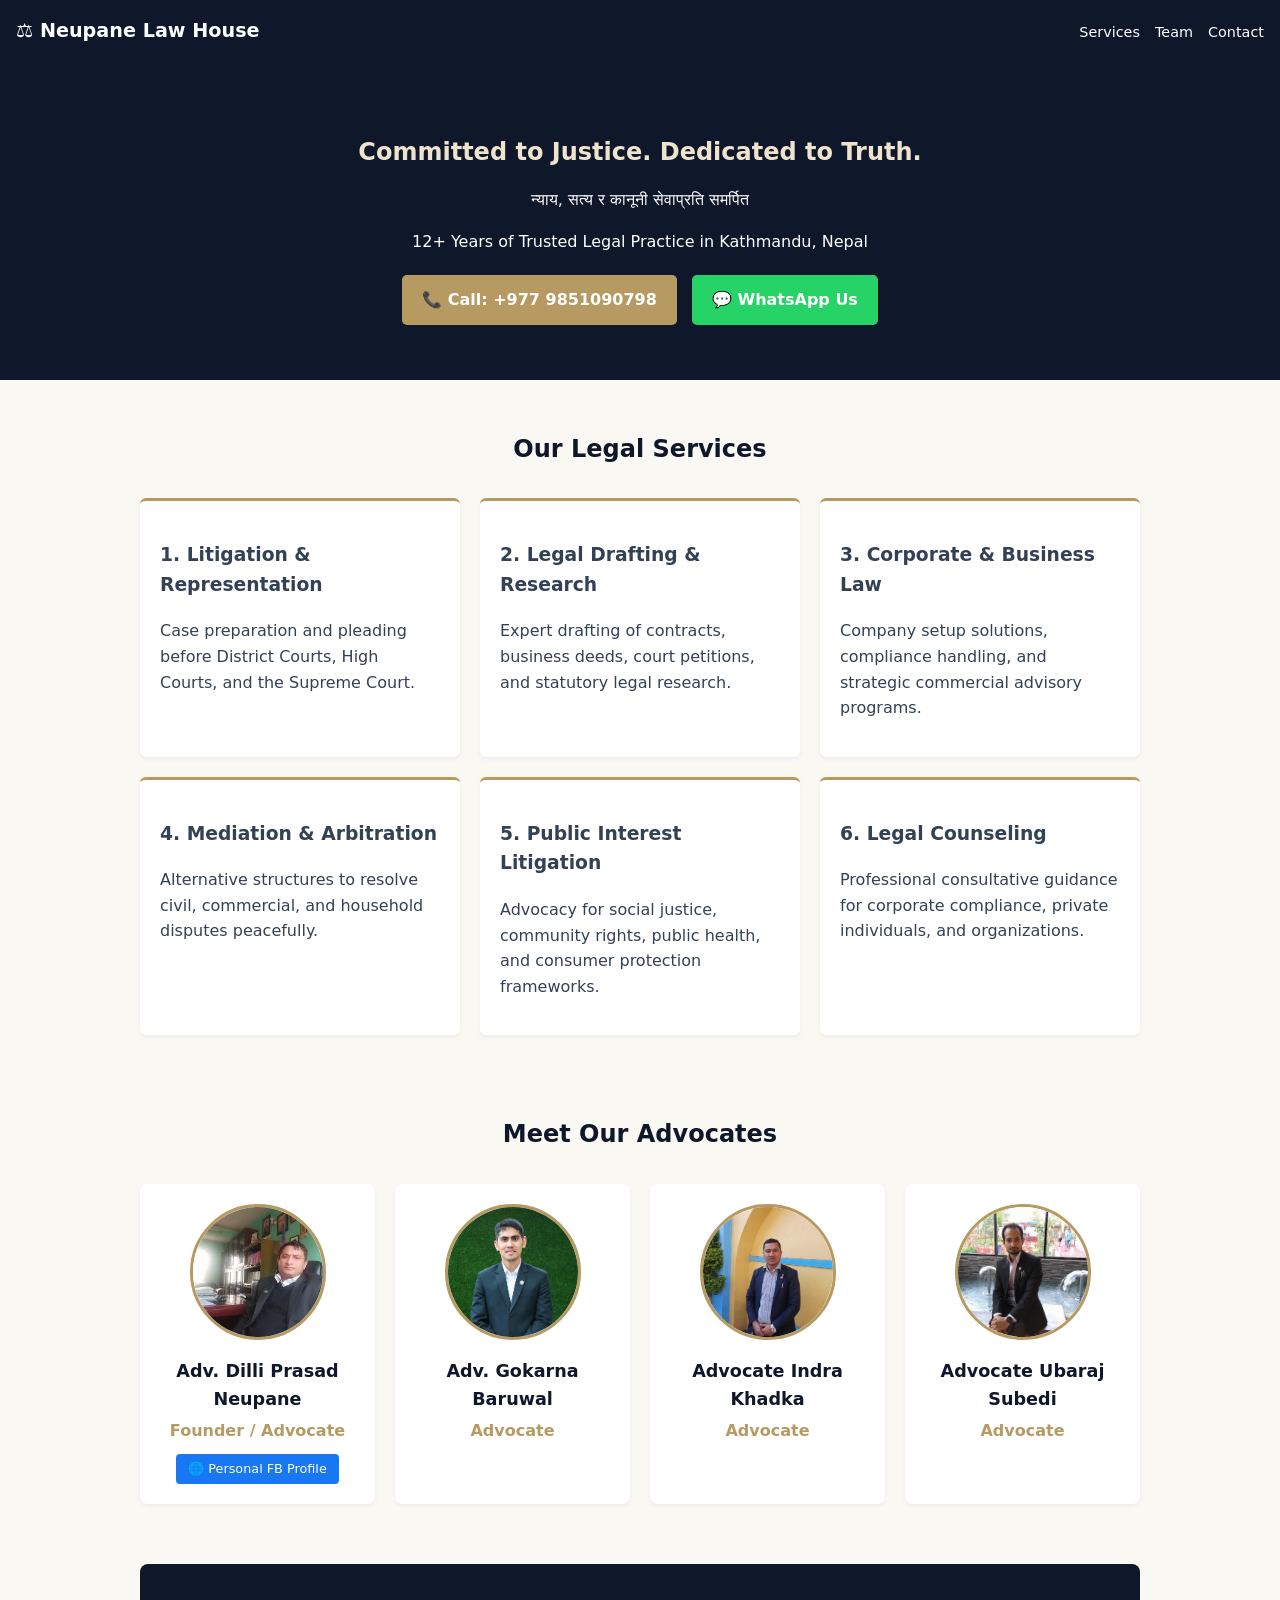
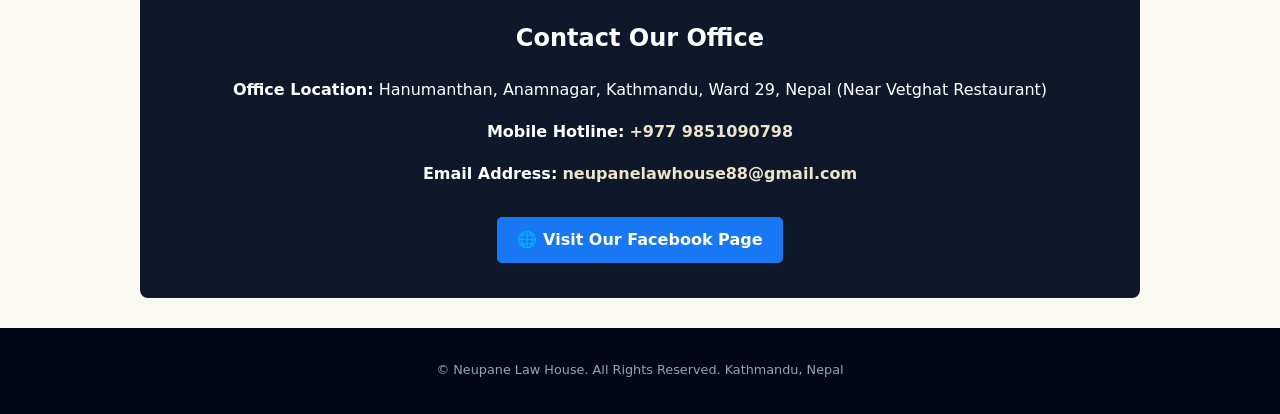
<file: index.html>
<!DOCTYPE html>
<html lang="en">
<head>
    <meta charset="UTF-8">
    <meta name="viewport" content="width=device-width, initial-scale=1.0">
    <title>Neupane Law House | Kathmandu, Nepal</title>
    <style>
        :root {
            --navy: #0f172a;
            --gold: #b69a62;
            --cream: #faf8f3;
            --white: #ffffff;
            --text: #334155;
        }
        body { 
            font-family: system-ui, -apple-system, sans-serif; 
            line-height: 1.6; 
            color: var(--text); 
            margin: 0; 
            background-color: var(--cream); 
        }
        header { 
            background: var(--navy); 
            color: var(--white); 
            padding: 1rem; 
            display: flex; 
            justify-content: space-between; 
            align-items: center; 
        }
        .logo-box {
            font-weight: bold; 
            font-size: 1.2rem;
            white-space: nowrap;
        }
        nav ul { 
            list-style: none; 
            display: flex; 
            gap: 15px; 
            margin: 0; 
            padding: 0; 
        }
        nav a { 
            color: var(--white); 
            text-decoration: none; 
            font-size: 0.9rem;
        }
        .hero { 
            text-align: center; 
            padding: 50px 20px; 
            background: var(--navy); 
            color: var(--white); 
        }
        .hero h1 { color: #eee3cb; margin-bottom: 10px; }
        .cta-btn { 
            display: inline-block; 
            background: var(--gold); 
            color: white; 
            padding: 12px 20px; 
            text-decoration: none; 
            border-radius: 5px; 
            font-weight: bold; 
            margin: 5px; 
        }
        .whatsapp-btn { 
            display: inline-block; 
            background: #25D366; 
            color: white; 
            padding: 12px 20px; 
            text-decoration: none; 
            border-radius: 5px; 
            font-weight: bold; 
            margin: 5px; 
        }
        .container { 
            padding: 30px 20px; 
            max-width: 1000px; 
            margin: 0 auto; 
        }
        .grid { 
            display: grid; 
            grid-template-columns: repeat(auto-fit, minmax(260px, 1fr)); 
            gap: 20px; 
        }
        .card { 
            background: var(--white); 
            padding: 20px; 
            border-radius: 6px; 
            border-top: 3px solid var(--gold); 
            box-shadow: 0 2px 4px rgba(0,0,0,0.05); 
        }
        .team-grid { 
            display: grid; 
            grid-template-columns: repeat(auto-fit, minmax(200px, 1fr)); 
            gap: 20px; 
            margin-top: 20px; 
        }
        .team-card { 
            background: var(--white); 
            padding: 20px; 
            border-radius: 8px; 
            text-align: center; 
            box-shadow: 0 2px 4px rgba(0,0,0,0.05); 
            display: flex; 
            flex-direction: column; 
            align-items: center; 
        }
        .team-card img { 
            width: 130px; 
            height: 130px; 
            border-radius: 50%; 
            object-fit: cover; 
            border: 3px solid var(--gold); 
            margin-bottom: 12px; 
            display: block; 
        }
        .team-card h3 { 
            margin: 5px 0; 
            color: var(--navy); 
            font-size: 1.1rem;
        }
        .team-card p { 
            margin: 0 0 10px 0; 
            color: var(--gold); 
            font-weight: bold; 
        }
        .fb-link {
            display: inline-block;
            background: #1877F2;
            color: white;
            text-decoration: none;
            padding: 5px 12px;
            border-radius: 4px;
            font-size: 0.8rem;
            font-weight: 500;
        }
        .contact-info { 
            background: var(--navy); 
            color: var(--white); 
            padding: 35px 20px; 
            border-radius: 8px; 
            text-align: center; 
        }
        .contact-info a { 
            color: #eee3cb; 
            text-decoration: none; 
            font-weight: bold; 
        }
        .contact-fb-btn {
            display: inline-block;
            background: #1877F2;
            color: white !important;
            text-decoration: none;
            padding: 10px 20px;
            border-radius: 5px;
            font-weight: bold;
            margin-top: 15px;
        }
        footer { 
            text-align: center; 
            padding: 20px; 
            background: #020617; 
            color: #94a3b8; 
            font-size: 0.8rem; 
        }
    </style>
</head>
<body>

    <header>
        <div class="logo-box">⚖ Neupane Law House</div>
        <nav>
            <ul>
                <li><a href="#services">Services</a></li>
                <li><a href="#team">Team</a></li>
                <li><a href="#contact">Contact</a></li>
            </ul>
        </nav>
    </header>

    <section class="hero">
        <h1>Committed to Justice. Dedicated to Truth.</h1>
        <p>न्याय, सत्य र कानूनी सेवाप्रति समर्पित</p>
        <p>12+ Years of Trusted Legal Practice in Kathmandu, Nepal</p>
        <a href="tel:+9779851090798" class="cta-btn">📞 Call: +977 9851090798</a>
        <a href="https://wa.me" target="_blank" class="whatsapp-btn">💬 WhatsApp Us</a>
    </section>

    <div class="container" id="services">
        <h2 style="text-align:center; color:var(--navy); margin-bottom:30px;">Our Legal Services</h2>
        <div class="grid">
            <div class="card"><h3>1. Litigation & Representation</h3><p>Case preparation and pleading before District Courts, High Courts, and the Supreme Court.</p></div>
            <div class="card"><h3>2. Legal Drafting & Research</h3><p>Expert drafting of contracts, business deeds, court petitions, and statutory legal research.</p></div>
            <div class="card"><h3>3. Corporate & Business Law</h3><p>Company setup solutions, compliance handling, and strategic commercial advisory programs.</p></div>
            <div class="card"><h3>4. Mediation & Arbitration</h3><p>Alternative structures to resolve civil, commercial, and household disputes peacefully.</p></div>
            <div class="card"><h3>5. Public Interest Litigation</h3><p>Advocacy for social justice, community rights, public health, and consumer protection frameworks.</p></div>
            <div class="card"><h3>6. Legal Counseling</h3><p>Professional consultative guidance for corporate compliance, private individuals, and organizations.</p></div>
        </div>
    </div>

    <div class="container" id="team">
        <h2 style="text-align:center; color:var(--navy); margin-bottom:30px;">Meet Our Advocates</h2>
        <div class="team-grid">
            <div class="team-card">
                <img src="image.jpg3.jpg" alt="Advocate Dilli Prasad Neupane">
                <h3>Adv. Dilli Prasad Neupane</h3>
                <p>Founder / Advocate</p>
                <a href="https://facebook.com" target="_blank" rel="noopener" class="fb-link">🌐 Personal FB Profile</a>
            </div>
            <div class="team-card">
                <img src="image.jpg4.jpg" alt="Advocate Gokarna Baruwal">
                <h3>Adv. Gokarna Baruwal</h3>
                <p>Advocate</p>
            </div>
            <div class="team-card">
                <img src="image.jpg5.jpg" alt="Advocate Indra Khadka">
                <h3>Advocate Indra Khadka</h3>
                <p>Advocate</p>
            </div>
            <div class="team-card">
                <img src="image.jpg6.jpg" alt="Advocate Ubaraj Subedi">
                <h3>Advocate Ubaraj Subedi</h3>
                <p>Advocate</p>
            </div>
        </div>
    </div>

    <div class="container" id="contact">
        <div class="contact-info">
            <h2>Contact Our Office</h2>
            <p><strong>Office Location:</strong> Hanumanthan, Anamnagar, Kathmandu, Ward 29, Nepal (Near Vetghat Restaurant)</p>
            <p><strong>Mobile Hotline:</strong> <a href="tel:+9779851090798">+977 9851090798</a></p>
            <p><strong>Email Address:</strong> <a href="mailto:neupanelawhouse88@gmail.com">neupanelawhouse88@gmail.com</a></p>
            <!-- Added official firm Facebook Page button below -->
            <a href="https://facebook.com" target="_blank" rel="noopener" class="contact-fb-btn">🌐 Visit Our Facebook Page</a>
        </div>
    </div>

    <footer>
        <p>© Neupane Law House. All Rights Reserved. Kathmandu, Nepal</p>
    </footer>

</body>
</html>
</file>
